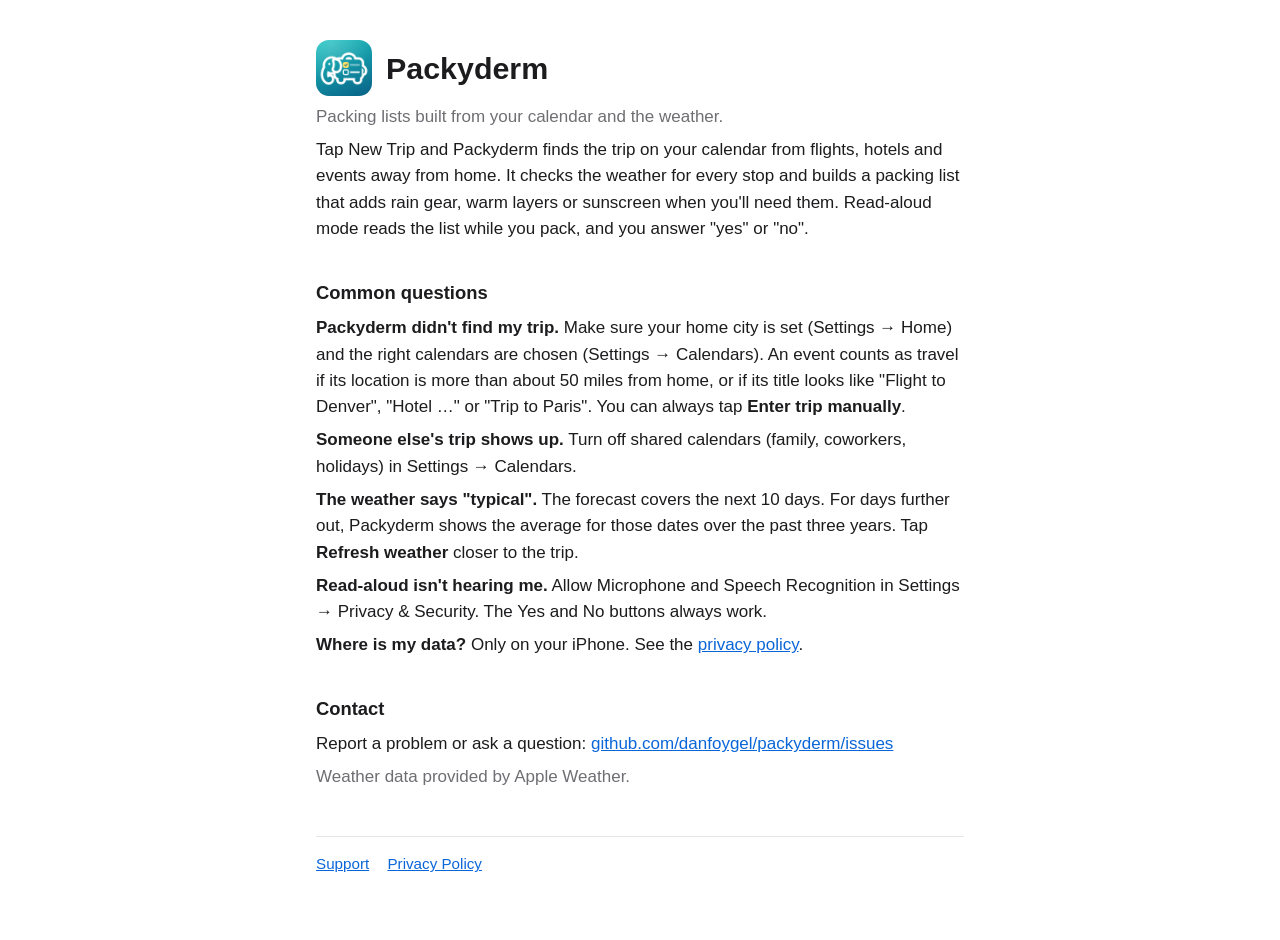
<file: docs/index.html>
<!doctype html>
<html lang="en">
<head>
  <meta charset="utf-8">
  <meta name="viewport" content="width=device-width, initial-scale=1">
  <title>Packyderm Support</title>
  <link rel="stylesheet" href="style.css">
</head>
<body>
<main>
  <header>
    <img src="icon.png" alt="">
    <h1>Packyderm</h1>
  </header>
  <p class="muted">Packing lists built from your calendar and the weather.</p>

  <p>Tap New Trip and Packyderm finds the trip on your calendar from flights, hotels and events away
  from home. It checks the weather for every stop and builds a packing list that adds rain gear,
  warm layers or sunscreen when you'll need them. Read-aloud mode reads the list while you pack,
  and you answer "yes" or "no".</p>

  <h2>Common questions</h2>
  <p><strong>Packyderm didn't find my trip.</strong> Make sure your home city is set (Settings →
  Home) and the right calendars are chosen (Settings → Calendars). An event counts as travel if its
  location is more than about 50 miles from home, or if its title looks like "Flight to Denver",
  "Hotel …" or "Trip to Paris". You can always tap <strong>Enter trip manually</strong>.</p>
  <p><strong>Someone else's trip shows up.</strong> Turn off shared calendars (family, coworkers,
  holidays) in Settings → Calendars.</p>
  <p><strong>The weather says "typical".</strong> The forecast covers the next 10 days. For days
  further out, Packyderm shows the average for those dates over the past three years. Tap
  <strong>Refresh weather</strong> closer to the trip.</p>
  <p><strong>Read-aloud isn't hearing me.</strong> Allow Microphone and Speech Recognition in
  Settings → Privacy &amp; Security. The Yes and No buttons always work.</p>
  <p><strong>Where is my data?</strong> Only on your iPhone. See the
  <a href="privacy.html">privacy policy</a>.</p>

  <h2>Contact</h2>
  <p>Report a problem or ask a question:
  <a href="https://github.com/danfoygel/packyderm/issues">github.com/danfoygel/packyderm/issues</a></p>

  <p class="muted">Weather data provided by Apple Weather.</p>

  <nav><a href="./">Support</a><a href="privacy.html">Privacy Policy</a></nav>
</main>
</body>
</html>
</file>
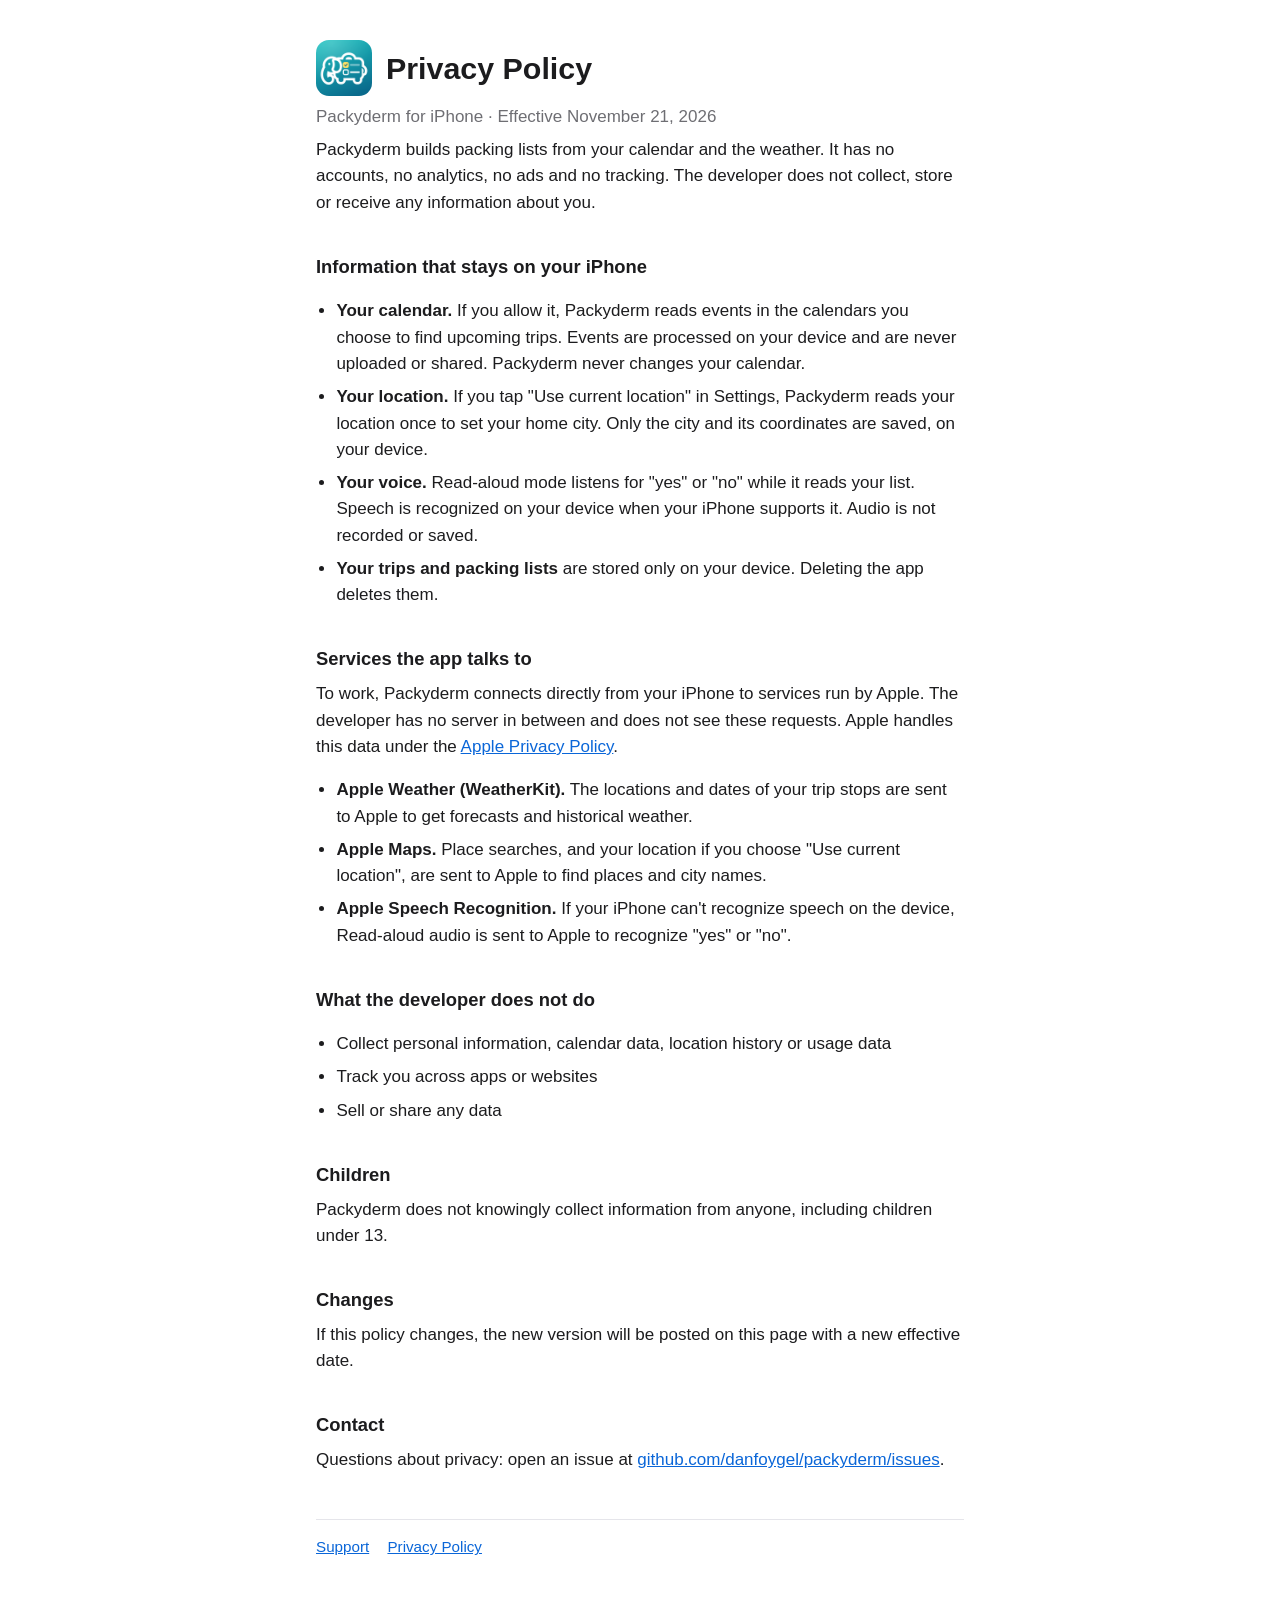
<file: docs/privacy.html>
<!doctype html>
<html lang="en">
<head>
  <meta charset="utf-8">
  <meta name="viewport" content="width=device-width, initial-scale=1">
  <title>Packyderm Privacy Policy</title>
  <link rel="stylesheet" href="style.css">
</head>
<body>
<main>
  <header>
    <img src="icon.png" alt="">
    <h1>Privacy Policy</h1>
  </header>
  <p class="muted">Packyderm for iPhone · Effective November 21, 2026</p>

  <p>Packyderm builds packing lists from your calendar and the weather. It has no accounts, no
  analytics, no ads and no tracking. The developer does not collect, store or receive any
  information about you.</p>

  <h2>Information that stays on your iPhone</h2>
  <ul>
    <li><strong>Your calendar.</strong> If you allow it, Packyderm reads events in the calendars you
    choose to find upcoming trips. Events are processed on your device and are never uploaded or
    shared. Packyderm never changes your calendar.</li>
    <li><strong>Your location.</strong> If you tap "Use current location" in Settings, Packyderm reads
    your location once to set your home city. Only the city and its coordinates are saved, on your
    device.</li>
    <li><strong>Your voice.</strong> Read-aloud mode listens for "yes" or "no" while it reads your
    list. Speech is recognized on your device when your iPhone supports it. Audio is not recorded or
    saved.</li>
    <li><strong>Your trips and packing lists</strong> are stored only on your device. Deleting the
    app deletes them.</li>
  </ul>

  <h2>Services the app talks to</h2>
  <p>To work, Packyderm connects directly from your iPhone to services run by Apple. The developer
  has no server in between and does not see these requests. Apple handles this data under the
  <a href="https://www.apple.com/legal/privacy/">Apple Privacy Policy</a>.</p>
  <ul>
    <li><strong>Apple Weather (WeatherKit).</strong> The locations and dates of your trip stops are
    sent to Apple to get forecasts and historical weather.</li>
    <li><strong>Apple Maps.</strong> Place searches, and your location if you choose "Use current
    location", are sent to Apple to find places and city names.</li>
    <li><strong>Apple Speech Recognition.</strong> If your iPhone can't recognize speech on the
    device, Read-aloud audio is sent to Apple to recognize "yes" or "no".</li>
  </ul>

  <h2>What the developer does not do</h2>
  <ul>
    <li>Collect personal information, calendar data, location history or usage data</li>
    <li>Track you across apps or websites</li>
    <li>Sell or share any data</li>
  </ul>

  <h2>Children</h2>
  <p>Packyderm does not knowingly collect information from anyone, including children under 13.</p>

  <h2>Changes</h2>
  <p>If this policy changes, the new version will be posted on this page with a new effective
  date.</p>

  <h2>Contact</h2>
  <p>Questions about privacy: open an issue at
  <a href="https://github.com/danfoygel/packyderm/issues">github.com/danfoygel/packyderm/issues</a>.</p>

  <nav><a href="./">Support</a><a href="privacy.html">Privacy Policy</a></nav>
</main>
</body>
</html>
</file>
<file: docs/style.css>
:root {
  --bg: #ffffff;
  --text: #1c1c1e;
  --muted: #6e6e73;
  --accent: #0a66d8;
  --rule: #e5e5ea;
  color-scheme: light dark;
}
@media (prefers-color-scheme: dark) {
  :root {
    --bg: #111113;
    --text: #f2f2f7;
    --muted: #a1a1a6;
    --accent: #5aa2ff;
    --rule: #2c2c2e;
  }
}
* { box-sizing: border-box; }
body {
  margin: 0;
  background: var(--bg);
  color: var(--text);
  font: 17px/1.55 -apple-system, BlinkMacSystemFont, "Segoe UI", Roboto, Helvetica, Arial, sans-serif;
}
main { max-width: 680px; margin: 0 auto; padding: 40px 16px 64px; }
header { display: flex; align-items: center; gap: 14px; margin-bottom: 8px; }
header img { width: 56px; height: 56px; border-radius: 13px; }
h1 { font-size: 1.9rem; line-height: 1.2; margin: 0; }
h2 { font-size: 1.15rem; margin: 2em 0 0.4em; }
p, li { margin: 0.4em 0; }
ul { padding-left: 1.2em; }
a { color: var(--accent); }
.muted { color: var(--muted); }
nav { margin-top: 3em; padding-top: 1em; border-top: 1px solid var(--rule); font-size: 0.95rem; }
nav a { margin-right: 1.2em; }
</file>
